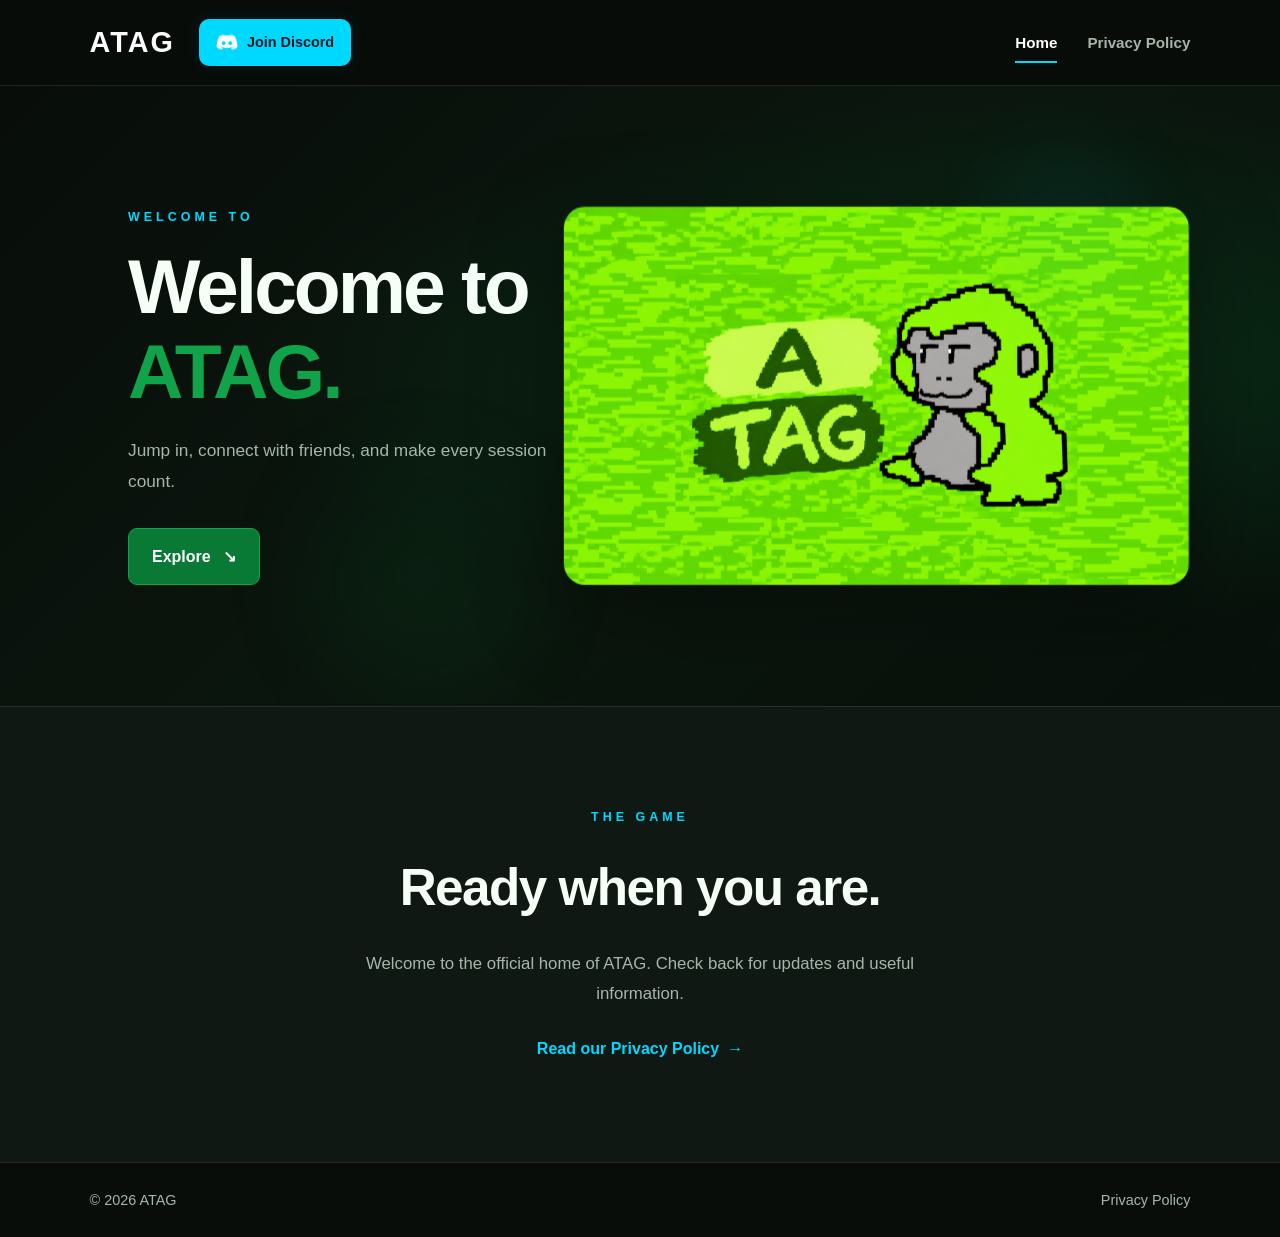
<file: index.html>
<!doctype html>
<html lang="en">
<head>
  <meta charset="utf-8">
  <meta name="viewport" content="width=device-width, initial-scale=1">
  <meta name="theme-color" content="#087a35">
  <meta name="description" content="Official ATAG website.">

  <title>Home | ATAG</title>

  <link rel="icon" type="image/png" href="./favicon.png">
  <link rel="stylesheet" href="styles.css">
  <script src="script.js" defer></script>
</head>

<body>
  <header class="site-header">
    <div class="header-left">
      <a class="brand" href="index.html" aria-label="ATAG home">
        ATAG
      </a>

      <a
        class="discord-button"
        href="https://discord.gg/aQb2UMH9tg"
        target="_blank"
        rel="noopener noreferrer"
      >
        <img src="dlogo.png" alt="" class="discord-logo">
        <span>Join Discord</span>
      </a>
    </div>

    <button
      class="menu-toggle"
      type="button"
      aria-label="Open navigation"
      aria-expanded="false"
      aria-controls="main-navigation"
    >
      <span></span>
      <span></span>
      <span></span>
    </button>

    <nav
      class="nav-links"
      id="main-navigation"
      aria-label="Main navigation"
    >
      <a class="active" href="index.html">Home</a>
      <a href="privacy.html">Privacy Policy</a>
    </nav>
  </header>

  <main>
    <section class="hero">
      <div class="hero-background" aria-hidden="true"></div>

      <div class="banner-wrap">
        <img
          class="banner"
          src="banner.png"
          alt="The Game banner"
        >
      </div>

      <div class="hero-content">
        <p class="eyebrow">WELCOME TO</p>

        <h1>
          Welcome to<br>
          <span>ATAG.</span>
        </h1>

        <p class="hero-copy">
          Jump in, connect with friends, and make every session count.
        </p>

        <a class="primary-button" href="#about">
          Explore <span aria-hidden="true">↘</span>
        </a>
      </div>

      <div class="orb orb-one" aria-hidden="true"></div>
      <div class="orb orb-two" aria-hidden="true"></div>
    </section>

    <section class="about section" id="about">
      <p class="eyebrow">THE GAME</p>

      <h2>Ready when you are.</h2>

      <p class="section-copy">
        Welcome to the official home of ATAG.
        Check back for updates and useful information.
      </p>

      <a class="text-link" href="privacy.html">
        Read our Privacy Policy
        <span aria-hidden="true">→</span>
      </a>
    </section>
  </main>

  <footer class="site-footer">
    <span>© <span id="year"></span> ATAG</span>

    <a href="privacy.html">Privacy Policy</a>
  </footer>
</body>
</html>
</file>
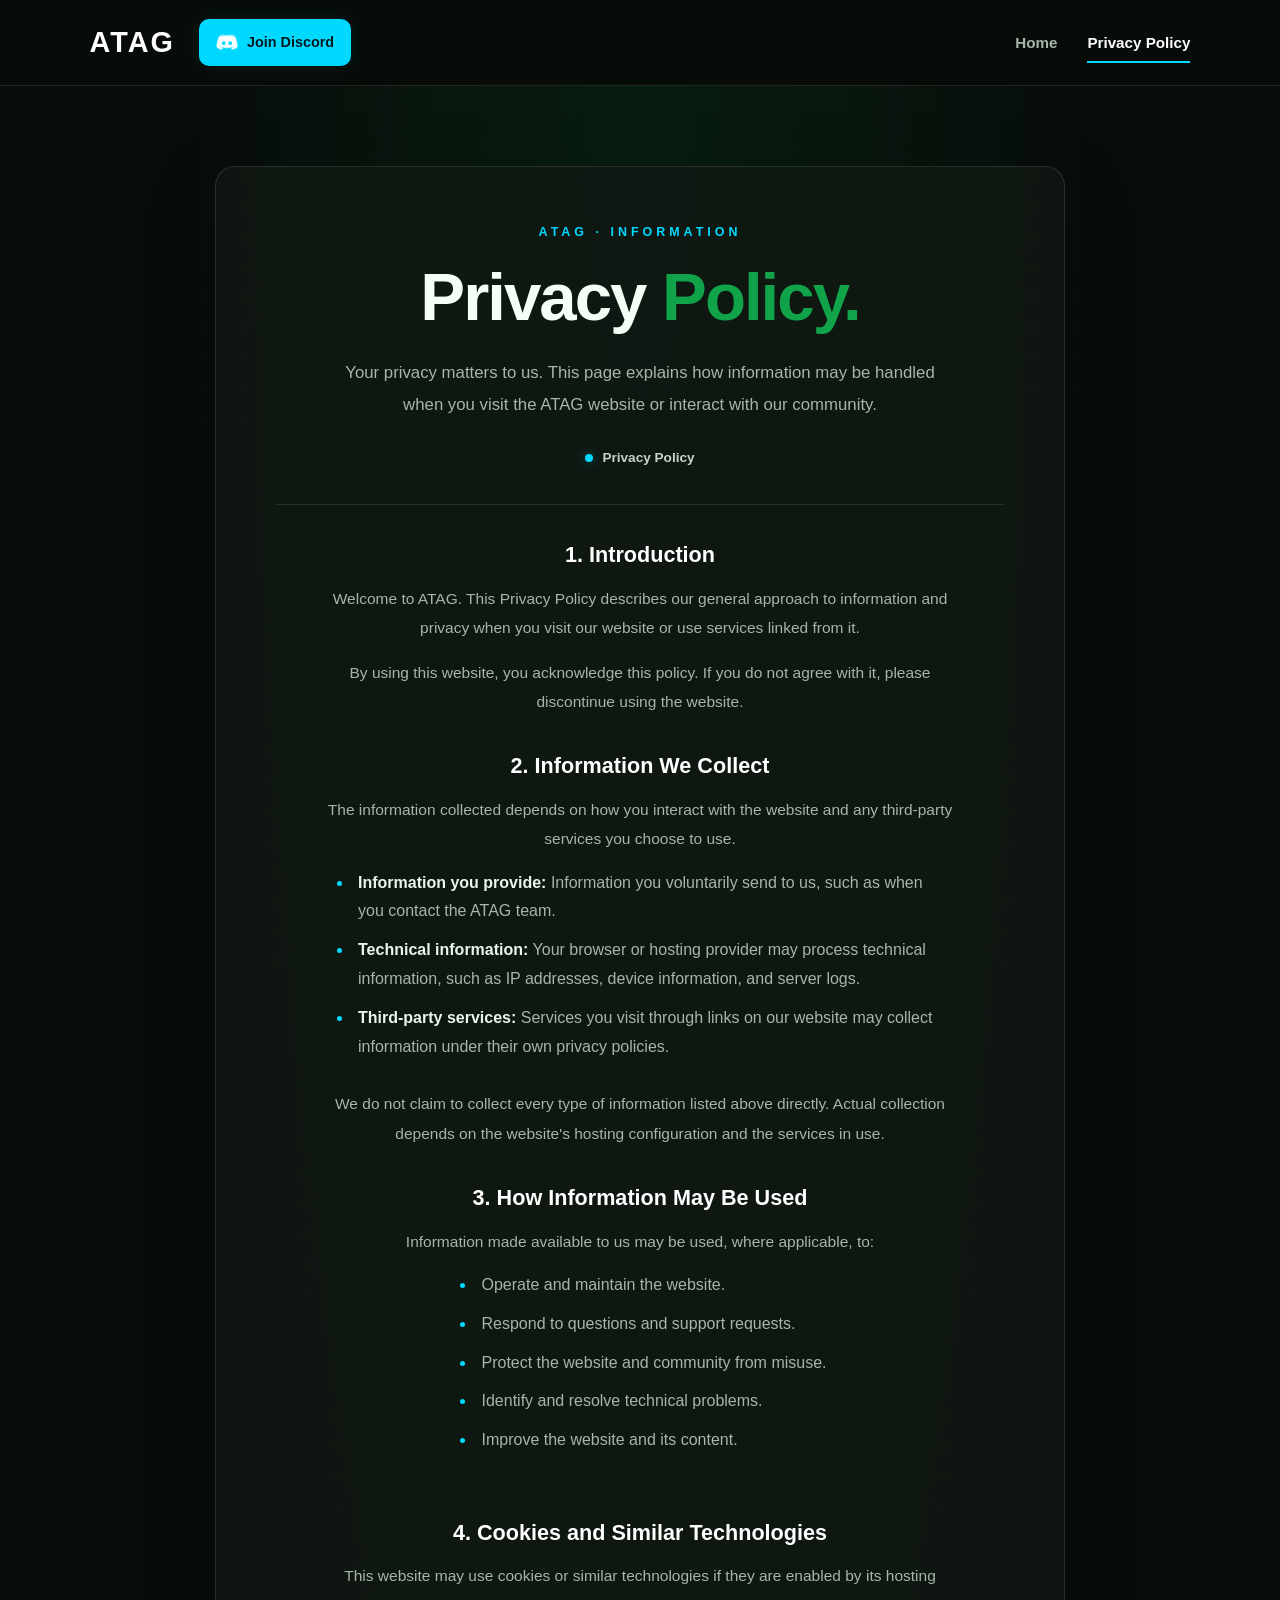
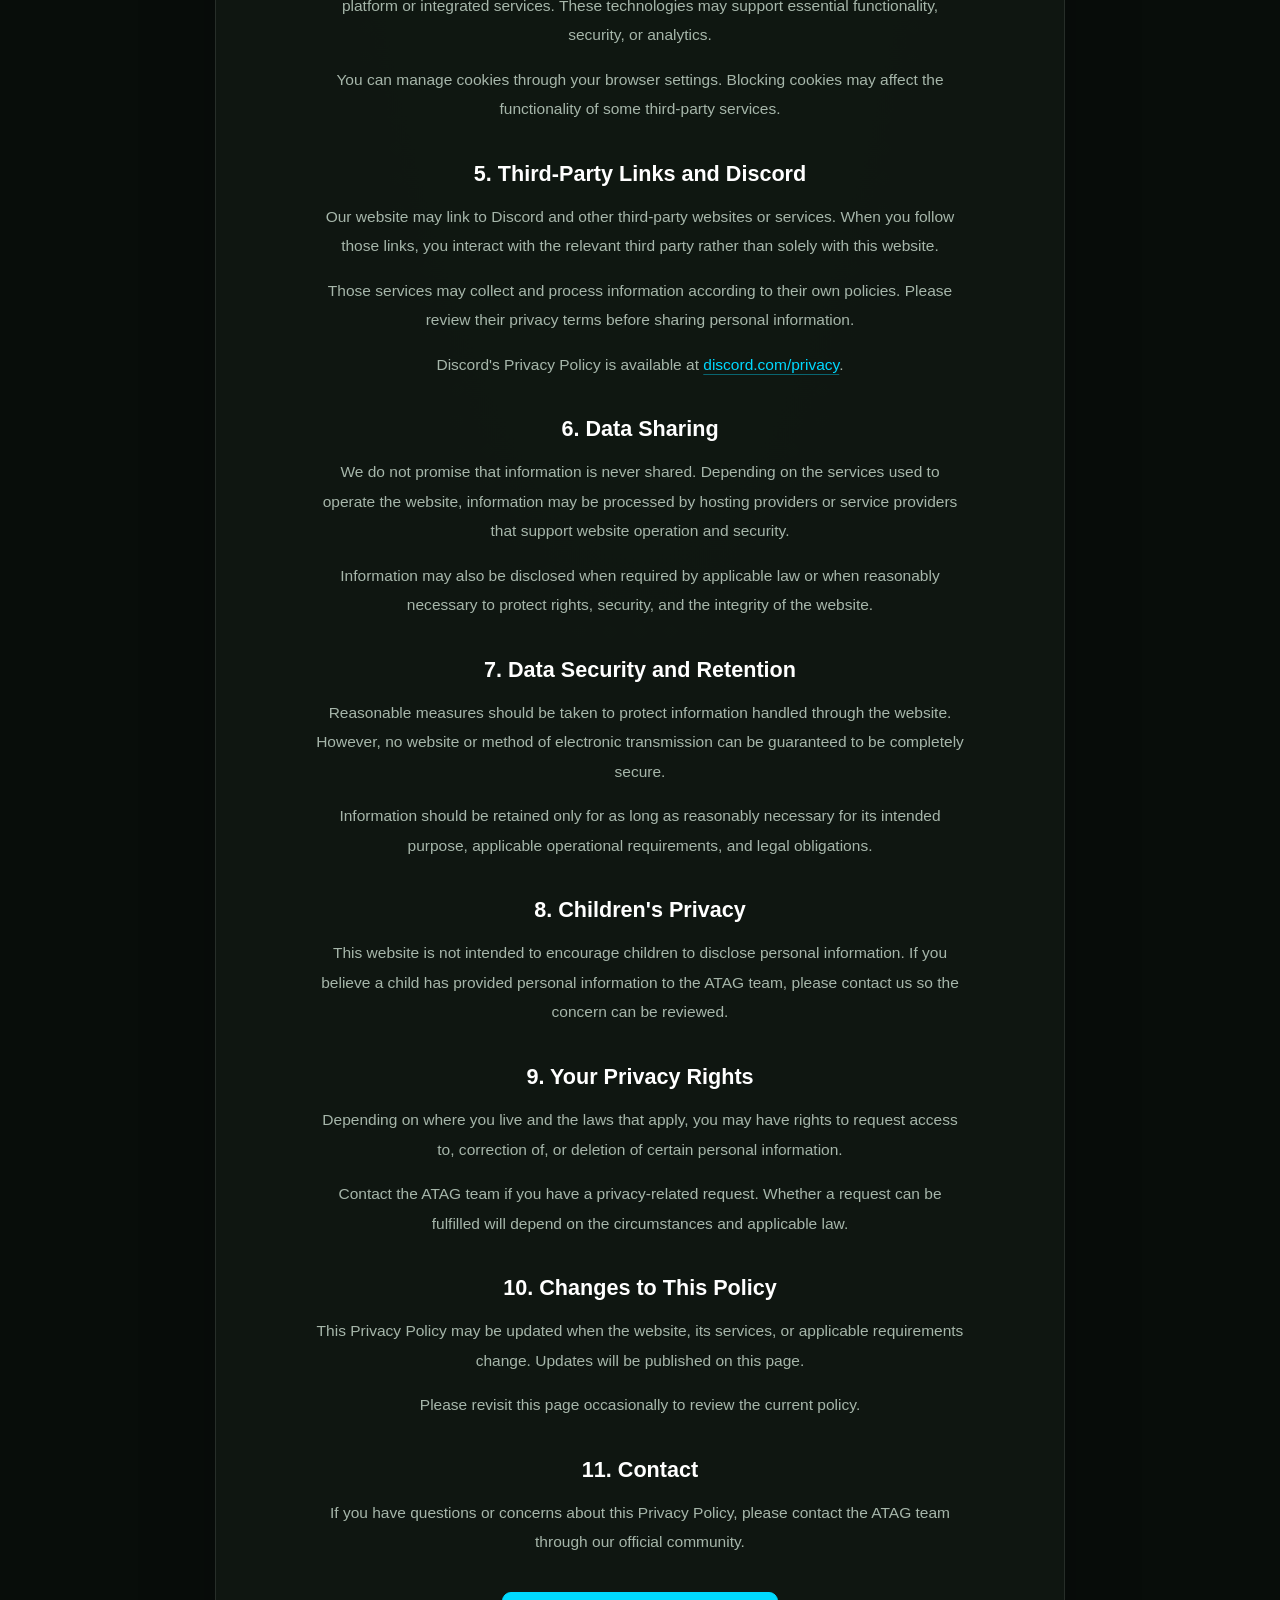
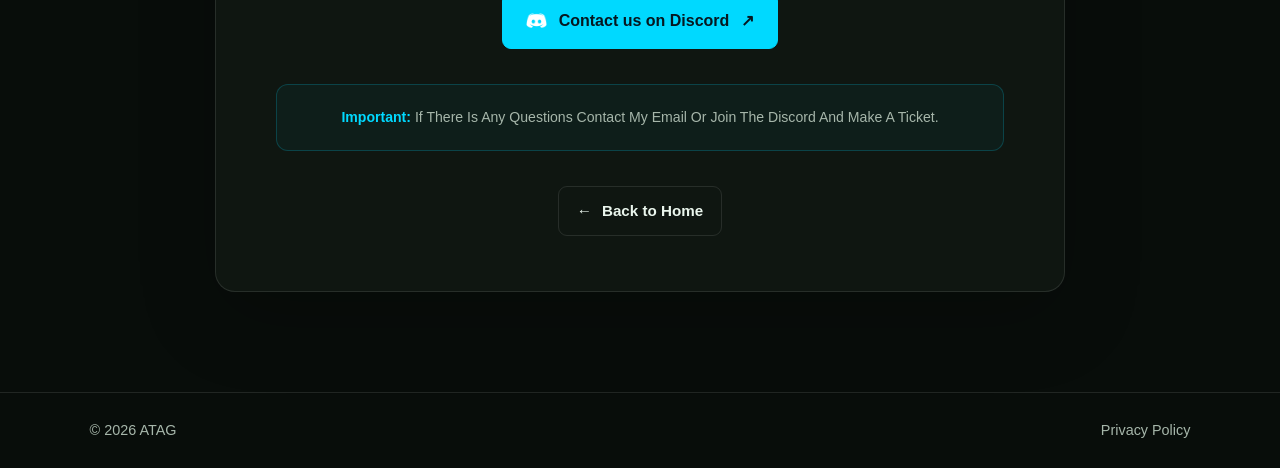
<file: privacy.html>
<!doctype html>
<html lang="en">
<head>
  <meta charset="utf-8">
  <meta name="viewport" content="width=device-width, initial-scale=1">

  <meta name="theme-color" content="#087a35">
  <meta
    name="description"
    content="Read the ATAG Privacy Policy to learn how information is handled."
  >

  <title>Privacy Policy | ATAG</title>

  <link rel="icon" type="image/png" href="./favicon.png">
  <link rel="stylesheet" href="styles.css">
  <script src="script.js" defer></script>
</head>

<body>
  <!-- Header -->
  <header class="site-header">
    <div class="header-left">
      <a class="brand" href="index.html" aria-label="ATAG home">
        ATAG
      </a>

      <a
        class="discord-button"
        href="https://discord.gg/aQb2UMH9tg"
        target="_blank"
        rel="noopener noreferrer"
      >
        <img src="dlogo.png" alt="" class="discord-logo">
        <span>Join Discord</span>
      </a>
    </div>

    <button
      class="menu-toggle"
      type="button"
      aria-label="Open navigation"
      aria-expanded="false"
      aria-controls="main-navigation"
    >
      <span></span>
      <span></span>
      <span></span>
    </button>

    <nav
      class="nav-links"
      id="main-navigation"
      aria-label="Main navigation"
    >
      <a href="index.html">Home</a>
      <a class="active" href="privacy.html" aria-current="page">
        Privacy Policy
      </a>
    </nav>
  </header>

  <!-- Privacy Policy -->
  <main class="privacy-page">
    <section class="privacy-content">
      <p class="eyebrow">ATAG · INFORMATION</p>

      <h1>Privacy <span>Policy.</span></h1>

      <p class="privacy-intro">
        Your privacy matters to us. This page explains how information
        may be handled when you visit the ATAG website or interact
        with our community.
      </p>

      <div class="privacy-meta">
        <span class="status-dot" aria-hidden="true"></span>
        <span>Privacy Policy</span>
      </div>

      <div class="privacy-divider"></div>

      <article class="privacy-section">
        <h2>1. Introduction</h2>
        <p>
          Welcome to ATAG. This Privacy Policy describes our general
          approach to information and privacy when you visit our
          website or use services linked from it.
        </p>
        <p>
          By using this website, you acknowledge this policy. If you
          do not agree with it, please discontinue using the website.
        </p>
      </article>

      <article class="privacy-section">
        <h2>2. Information We Collect</h2>
        <p>
          The information collected depends on how you interact with
          the website and any third-party services you choose to use.
        </p>
        <ul>
          <li>
            <strong>Information you provide:</strong>
            Information you voluntarily send to us, such as when you
            contact the ATAG team.
          </li>
          <li>
            <strong>Technical information:</strong>
            Your browser or hosting provider may process technical
            information, such as IP addresses, device information,
            and server logs.
          </li>
          <li>
            <strong>Third-party services:</strong>
            Services you visit through links on our website may collect
            information under their own privacy policies.
          </li>
        </ul>
        <p>
          We do not claim to collect every type of information listed
          above directly. Actual collection depends on the website's
          hosting configuration and the services in use.
        </p>
      </article>

      <article class="privacy-section">
        <h2>3. How Information May Be Used</h2>
        <p>
          Information made available to us may be used, where
          applicable, to:
        </p>
        <ul>
          <li>Operate and maintain the website.</li>
          <li>Respond to questions and support requests.</li>
          <li>Protect the website and community from misuse.</li>
          <li>Identify and resolve technical problems.</li>
          <li>Improve the website and its content.</li>
        </ul>
      </article>

      <article class="privacy-section">
        <h2>4. Cookies and Similar Technologies</h2>
        <p>
          This website may use cookies or similar technologies if
          they are enabled by its hosting platform or integrated
          services. These technologies may support essential
          functionality, security, or analytics.
        </p>
        <p>
          You can manage cookies through your browser settings.
          Blocking cookies may affect the functionality of some
          third-party services.
        </p>
      </article>

      <article class="privacy-section">
        <h2>5. Third-Party Links and Discord</h2>
        <p>
          Our website may link to Discord and other third-party
          websites or services. When you follow those links, you
          interact with the relevant third party rather than solely
          with this website.
        </p>
        <p>
          Those services may collect and process information according
          to their own policies. Please review their privacy terms
          before sharing personal information.
        </p>
        <p>
          Discord's Privacy Policy is available at
          <a
            class="inline-link"
            href="https://discord.com/privacy"
            target="_blank"
            rel="noopener noreferrer"
          >discord.com/privacy</a>.
        </p>
      </article>

      <article class="privacy-section">
        <h2>6. Data Sharing</h2>
        <p>
          We do not promise that information is never shared. Depending
          on the services used to operate the website, information
          may be processed by hosting providers or service providers
          that support website operation and security.
        </p>
        <p>
          Information may also be disclosed when required by applicable
          law or when reasonably necessary to protect rights, security,
          and the integrity of the website.
        </p>
      </article>

      <article class="privacy-section">
        <h2>7. Data Security and Retention</h2>
        <p>
          Reasonable measures should be taken to protect information
          handled through the website. However, no website or method
          of electronic transmission can be guaranteed to be completely
          secure.
        </p>
        <p>
          Information should be retained only for as long as reasonably
          necessary for its intended purpose, applicable operational
          requirements, and legal obligations.
        </p>
      </article>

      <article class="privacy-section">
        <h2>8. Children's Privacy</h2>
        <p>
          This website is not intended to encourage children to
          disclose personal information. If you believe a child has
          provided personal information to the ATAG team, please
          contact us so the concern can be reviewed.
        </p>
      </article>

      <article class="privacy-section">
        <h2>9. Your Privacy Rights</h2>
        <p>
          Depending on where you live and the laws that apply, you
          may have rights to request access to, correction of, or
          deletion of certain personal information.
        </p>
        <p>
          Contact the ATAG team if you have a privacy-related request.
          Whether a request can be fulfilled will depend on the
          circumstances and applicable law.
        </p>
      </article>

      <article class="privacy-section">
        <h2>10. Changes to This Policy</h2>
        <p>
          This Privacy Policy may be updated when the website,
          its services, or applicable requirements change. Updates
          will be published on this page.
        </p>
        <p>
          Please revisit this page occasionally to review the
          current policy.
        </p>
      </article>

      <article class="privacy-section">
        <h2>11. Contact</h2>
        <p>
          If you have questions or concerns about this Privacy Policy,
          please contact the ATAG team through our official community.
        </p>
        <a
          class="primary-button privacy-discord"
          href="https://discord.gg/aQb2UMH9tg"
          target="_blank"
          rel="noopener noreferrer"
        >
          <img src="dlogo.png" alt="" class="discord-logo">
          Contact us on Discord
          <span aria-hidden="true">↗</span>
        </a>
      </article>

      <div class="privacy-note">
        <p>
          <strong>Important:</strong> If There Is Any Questions Contact My Email Or Join The Discord And Make A Ticket.
        </p>
      </div>

      <a class="back-home" href="index.html">
        <span aria-hidden="true">←</span>
        Back to Home
      </a>
    </section>
  </main>

  <!-- Footer -->
  <footer class="site-footer">
    <span>© <span id="year"></span> ATAG</span>
    <a href="privacy.html" aria-current="page">Privacy Policy</a>
  </footer>
</body>
</html>
</file>
<file: styles.css>
/* =====================================
   ATAG WEBSITE STYLES
===================================== */

:root {
  --green: #087a35;
  --green-light: #10a34a;
  --cyan: #00d9ff;
  --cyan-hover: #00bfe6;

  --background: #080d0a;
  --surface: #101813;
  --surface-light: #151f18;

  --text: #f5fff7;
  --muted: #a6b6aa;
  --border: rgba(255, 255, 255, 0.1);
  --cyan-border: rgba(0, 217, 255, 0.2);
}

/* =====================================
   RESET AND GLOBAL
===================================== */

* {
  box-sizing: border-box;
  margin: 0;
  padding: 0;
}

html {
  scroll-behavior: smooth;
  scroll-padding-top: 100px;
}

body {
  min-height: 100vh;
  overflow-x: hidden;
  background: var(--background);
  color: var(--text);
  font-family: Arial, Helvetica, sans-serif;
  line-height: 1.7;
}

a {
  color: inherit;
  text-decoration: none;
}

button {
  font: inherit;
}

img {
  display: block;
  max-width: 100%;
}

button,
a {
  -webkit-tap-highlight-color: transparent;
}

a:focus-visible,
button:focus-visible {
  outline: 2px solid var(--cyan);
  outline-offset: 4px;
}

/* =====================================
   HEADER
===================================== */

.site-header {
  position: sticky;
  top: 0;
  z-index: 100;

  display: flex;
  align-items: center;
  justify-content: space-between;
  gap: 24px;

  width: 100%;
  padding: 18px 7%;

  background: rgba(8, 13, 10, 0.94);
  border-bottom: 1px solid var(--border);

  backdrop-filter: blur(16px);
  -webkit-backdrop-filter: blur(16px);
}

.header-left {
  display: flex;
  align-items: center;
  gap: 24px;
}

.brand {
  color: #ffffff;
  font-size: 1.8rem;
  font-weight: 900;
  letter-spacing: 2px;
  transition: color 0.2s ease;
}

.brand:hover {
  color: var(--cyan);
}

/* =====================================
   DISCORD BUTTON
===================================== */

.discord-button {
  display: inline-flex;
  align-items: center;
  justify-content: center;
  gap: 9px;

  padding: 10px 16px;

  border: 1px solid rgba(0, 217, 255, 0.55);
  border-radius: 10px;

  background: var(--cyan);
  color: #061820;

  font-size: 0.9rem;
  font-weight: 800;
  white-space: nowrap;

  box-shadow: 0 0 18px rgba(0, 217, 255, 0.08);

  transition:
    background 0.2s ease,
    transform 0.2s ease,
    box-shadow 0.2s ease;
}

.discord-button:hover {
  background: var(--cyan-hover);
  box-shadow: 0 0 24px rgba(0, 217, 255, 0.25);
  transform: translateY(-2px);
}

.discord-button:active {
  transform: translateY(0);
}

.discord-logo {
  width: 22px;
  height: 22px;
  flex-shrink: 0;
  object-fit: contain;
}

/* =====================================
   NAVIGATION
===================================== */

.nav-links {
  display: flex;
  align-items: center;
  gap: 30px;
}

.nav-links a {
  position: relative;
  padding: 8px 0;

  color: var(--muted);
  font-size: 0.95rem;
  font-weight: 600;

  transition: color 0.2s ease;
}

.nav-links a::after {
  position: absolute;
  right: 0;
  bottom: 0;
  left: 0;

  height: 2px;

  background: var(--cyan);
  content: "";

  transform: scaleX(0);
  transform-origin: left;
  transition: transform 0.2s ease;
}

.nav-links a:hover,
.nav-links a.active {
  color: #ffffff;
}

.nav-links a:hover::after,
.nav-links a.active::after {
  transform: scaleX(1);
}

/* Mobile navigation button */

.menu-toggle {
  display: none;
  width: 42px;
  height: 42px;

  align-items: center;
  justify-content: center;
  flex-direction: column;
  gap: 5px;

  border: 1px solid var(--border);
  border-radius: 9px;

  background: var(--surface);
  cursor: pointer;
}

.menu-toggle span {
  width: 19px;
  height: 2px;

  border-radius: 2px;
  background: #ffffff;

  transition:
    transform 0.2s ease,
    opacity 0.2s ease;
}

.menu-toggle[aria-expanded="true"] span:first-child {
  transform: translateY(7px) rotate(45deg);
}

.menu-toggle[aria-expanded="true"] span:nth-child(2) {
  opacity: 0;
}

.menu-toggle[aria-expanded="true"] span:last-child {
  transform: translateY(-7px) rotate(-45deg);
}

/* =====================================
   HOMEPAGE HERO
===================================== */

.hero {
  position: relative;
  isolation: isolate;

  display: flex;
  min-height: 620px;
  align-items: center;

  padding: 90px 10%;
  overflow: hidden;
}

.hero-background {
  position: absolute;
  z-index: -2;
  inset: 0;

  background:
    radial-gradient(
      ellipse at 80% 45%,
      rgba(8, 122, 53, 0.24),
      transparent 55%
    ),
    linear-gradient(
      135deg,
      #080d0a 0%,
      #0b170e 55%,
      #08100b 100%
    );
}

.banner-wrap {
  position: absolute;
  z-index: -1;
  top: 50%;
  right: 7%;
  width: 49%;

  transform: translateY(-50%);
}

.banner {
  width: 100%;
  height: auto;

  border: 1px solid var(--border);
  border-radius: 22px;

  object-fit: cover;
  box-shadow: 0 25px 90px rgba(0, 0, 0, 0.4);

  animation: banner-appear 0.8s ease both;
}

.hero-content {
  position: relative;
  z-index: 2;

  width: 54%;
  max-width: 650px;

  animation: content-appear 0.7s ease both;
}

.eyebrow {
  margin-bottom: 16px;

  color: var(--cyan);
  font-size: 0.78rem;
  font-weight: 800;
  letter-spacing: 4px;
}

.hero h1 {
  margin-bottom: 22px;

  font-size: clamp(3rem, 6vw, 5.7rem);
  font-weight: 900;
  letter-spacing: -3px;
  line-height: 1.1;
}

.hero h1 span {
  color: var(--green-light);
}

.hero-copy {
  max-width: 440px;
  margin-bottom: 30px;

  color: var(--muted);
  font-size: 1.08rem;
  line-height: 1.8;
}

/* Explore button */

.primary-button {
  display: inline-flex;
  align-items: center;
  justify-content: center;
  gap: 12px;

  padding: 14px 23px;

  border: 1px solid var(--green-light);
  border-radius: 9px;

  background: var(--green);
  color: #ffffff;

  font-weight: 800;

  transition:
    background 0.2s ease,
    transform 0.2s ease,
    box-shadow 0.2s ease;
}

.primary-button:hover {
  background: var(--green-light);
  box-shadow: 0 0 30px rgba(16, 163, 74, 0.2);
  transform: translateY(-3px);
}

/* Decorative background orbs */

.orb {
  position: absolute;
  z-index: -1;

  border-radius: 50%;
  pointer-events: none;
}

.orb-one {
  top: 10%;
  right: 10%;

  width: 170px;
  height: 170px;

  background: rgba(0, 217, 255, 0.05);
  filter: blur(35px);
}

.orb-two {
  bottom: 5%;
  left: 25%;

  width: 200px;
  height: 200px;

  background: rgba(8, 122, 53, 0.1);
  filter: blur(50px);
}

/* =====================================
   HOMEPAGE ABOUT SECTION
===================================== */

.section {
  padding: 100px 10%;
}

.about {
  background: var(--surface);
  border-top: 1px solid var(--border);
  text-align: center;
}

.about h2 {
  margin-bottom: 18px;

  font-size: clamp(2rem, 4vw, 3.3rem);
  font-weight: 900;
  letter-spacing: -1.5px;
}

.section-copy {
  max-width: 600px;
  margin: 0 auto 25px;

  color: var(--muted);
  font-size: 1.05rem;
  line-height: 1.8;
}

.text-link {
  display: inline-flex;
  align-items: center;
  gap: 8px;

  color: var(--cyan);
  font-weight: 700;

  transition: gap 0.2s ease, color 0.2s ease;
}

.text-link:hover {
  gap: 14px;
  color: #8df0ff;
}

/* =====================================
   PRIVACY POLICY PAGE
===================================== */

.privacy-page {
  position: relative;
  isolation: isolate;

  min-height: calc(100vh - 150px);
  padding: 80px 24px 100px;

  background:
    radial-gradient(
      ellipse at 50% 0%,
      rgba(8, 122, 53, 0.15),
      transparent 50%
    ),
    var(--background);
}

/* Main centered policy container */

.privacy-content {
  width: 100%;
  max-width: 850px;
  margin: 0 auto;
  padding: 55px 60px;

  border: 1px solid var(--border);
  border-radius: 20px;

  background: rgba(16, 24, 19, 0.94);

  box-shadow: 0 25px 80px rgba(0, 0, 0, 0.2);

  text-align: center;
}

/* Policy heading */

.privacy-content > .eyebrow {
  margin-bottom: 15px;
}

.privacy-content > h1 {
  margin-bottom: 22px;

  color: var(--text);
  font-size: clamp(2.6rem, 6vw, 4.2rem);
  font-weight: 900;
  letter-spacing: -2px;
  line-height: 1.15;
}

.privacy-content > h1 span {
  color: var(--green-light);
}

/* Introductory text */

.privacy-intro {
  max-width: 620px;
  margin: 0 auto 25px;

  color: var(--muted);
  font-size: 1.05rem;
  line-height: 1.9;
}

/* Policy status label */

.privacy-meta {
  display: flex;
  align-items: center;
  justify-content: center;
  gap: 9px;

  color: #c5d5c9;
  font-size: 0.85rem;
  font-weight: 600;
}

.status-dot {
  width: 8px;
  height: 8px;

  border-radius: 50%;
  background: var(--cyan);

  box-shadow: 0 0 12px rgba(0, 217, 255, 0.35);
}

/* Divider */

.privacy-divider {
  width: 100%;
  height: 1px;
  margin: 35px 0;

  background: var(--border);
}

/* Individual policy sections */

.privacy-section {
  margin-bottom: 35px;
  text-align: center;
}

.privacy-section h2 {
  margin-bottom: 13px;

  color: #ffffff;
  font-size: 1.35rem;
  font-weight: 800;
  line-height: 1.4;
}

.privacy-section p {
  max-width: 650px;
  margin: 0 auto 15px;

  color: var(--muted);
  font-size: 0.97rem;
  line-height: 1.9;
}

.privacy-section p:last-child {
  margin-bottom: 0;
}

/* Centered bullet lists */

.privacy-section ul {
  display: inline-block;
  max-width: 620px;

  margin: 0 auto 18px;
  padding-left: 23px;

  color: var(--muted);
  text-align: left;
}

.privacy-section li {
  margin-bottom: 10px;
  padding-left: 5px;
  line-height: 1.8;
}

.privacy-section li::marker {
  color: var(--cyan);
}

.privacy-section strong {
  color: #eaf6ed;
  font-weight: 700;
}

/* Links inside the policy */

.inline-link {
  color: var(--cyan);
  text-decoration: underline;
  text-decoration-color: rgba(0, 217, 255, 0.4);
  text-underline-offset: 4px;
  overflow-wrap: anywhere;
}

.inline-link:hover {
  color: #a0f3ff;
}

/* Contact button... */

.privacy-discord {
  margin-top: 20px;

  border-color: var(--cyan);
  background: var(--cyan);
  color: #061820;
}

.privacy-discord:hover {
  border-color: var(--cyan-hover);
  background: var(--cyan-hover);
}

.privacy-discord .discord-logo {
  width: 21px;
  height: 21px;
}

/* Policy reminder */

.privacy-note {
  margin-top: 30px;
  padding: 20px 22px;

  border: 1px solid var(--cyan-border);
  border-radius: 12px;

  background: rgba(0, 217, 255, 0.04);

  text-align: center;
}

.privacy-note p {
  color: var(--muted);
  font-size: 0.88rem;
  line-height: 1.8;
}

.privacy-note strong {
  color: var(--cyan);
}

/* Back to home */

.back-home {
  display: inline-flex;
  align-items: center;
  justify-content: center;
  gap: 10px;

  margin-top: 35px;
  padding: 11px 18px;

  border: 1px solid var(--border);
  border-radius: 9px;

  color: #eaf6ed;
  font-size: 0.95rem;
  font-weight: 700;

  transition:
    border-color 0.2s ease,
    color 0.2s ease,
    background 0.2s ease;
}

.back-home:hover {
  border-color: var(--cyan-border);
  background: rgba(0, 217, 255, 0.05);
  color: var(--cyan);
}

/* =====================================
   FOOTER
===================================== */

.site-footer {
  display: flex;
  align-items: center;
  justify-content: space-between;
  gap: 20px;

  padding: 25px 7%;

  border-top: 1px solid var(--border);
  background: var(--background);

  color: var(--muted);
  font-size: 0.9rem;
}

.site-footer a {
  transition: color 0.2s ease;
}

.site-footer a:hover {
  color: var(--cyan);
}

/* =====================================
   ANIMATIONS
===================================== */

@keyframes content-appear {
  from {
    opacity: 0;
    transform: translateY(20px);
  }

  to {
    opacity: 1;
    transform: translateY(0);
  }
}

@keyframes banner-appear {
  from {
    opacity: 0;
    transform: translateX(20px);
  }

  to {
    opacity: 1;
    transform: translateX(0);
  }
}

/* =====================================
   TABLET RESPONSIVENESS
===================================== */

@media (max-width: 900px) {
  .site-header {
    padding: 16px 5%;
  }

  .header-left {
    gap: 16px;
  }

  .nav-links {
    gap: 20px;
  }

  .hero {
    min-height: 560px;
    padding: 75px 7%;
  }

  .hero-content {
    width: 58%;
  }

  .banner-wrap {
    right: 4%;
    width: 45%;
  }

  .hero h1 {
    font-size: clamp(3rem, 7vw, 4.5rem);
  }

  .section {
    padding: 80px 7%;
  }

  .privacy-page {
    padding: 60px 22px 80px;
  }

  .privacy-content {
    padding: 45px 35px;
  }
}

/* =====================================
   MOBILE RESPONSIVENESS
===================================== */

@media (max-width: 650px) {
  .site-header {
    flex-wrap: wrap;
    gap: 12px;
    padding: 14px 5%;
  }

  .header-left {
    gap: 12px;
  }

  .brand {
    font-size: 1.55rem;
  }

  .discord-button {
    gap: 7px;
    padding: 8px 10px;
    font-size: 0.8rem;
  }

  .discord-logo {
    width: 20px;
    height: 20px;
  }

  .menu-toggle {
    display: flex;
    margin-left: auto;
  }

  .nav-links {
    display: none;
    width: 100%;

    align-items: stretch;
    flex-direction: column;
    gap: 4px;

    padding: 12px 0 4px;

    border-top: 1px solid var(--border);
  }

  .nav-links.open {
    display: flex;
  }

  .nav-links a {
    padding: 11px 8px;
  }

  .nav-links a::after {
    display: none;
  }

  .nav-links a.active {
    border-radius: 7px;
    background: rgba(0, 217, 255, 0.08);
    color: var(--cyan);
  }

  /* Homepage */

  .hero {
    min-height: auto;
    align-items: flex-start;
    flex-direction: column;

    padding: 65px 6% 55px;
  }

  .hero-content {
    width: 100%;
    max-width: none;
  }

  .hero h1 {
    font-size: clamp(3.1rem, 12vw, 4.5rem);
    letter-spacing: -2px;
  }

  .hero-copy {
    font-size: 1rem;
  }

  .banner-wrap {
    position: relative;
    top: auto;
    right: auto;
    z-index: 1;

    width: 100%;
    margin-top: 45px;

    transform: none;
  }

  .banner {
    border-radius: 14px;
  }

  .section {
    padding: 70px 6%;
  }

  .about h2 {
    font-size: 2.2rem;
  }

  /* Privacy page */

  .privacy-page {
    min-height: auto;
    padding: 35px 14px 55px;
  }

  .privacy-content {
    padding: 35px 20px;

    border-radius: 14px;
  }

  .privacy-content > h1 {
    font-size: clamp(2.3rem, 10vw, 3.2rem);
    letter-spacing: -1.5px;
  }

  .privacy-intro {
    font-size: 0.97rem;
  }

  .privacy-divider {
    margin: 28px 0;
  }

  .privacy-section {
    margin-bottom: 30px;
  }

  .privacy-section h2 {
    font-size: 1.2rem;
  }

  .privacy-section p,
  .privacy-section li {
    font-size: 0.93rem;
  }

  .privacy-section ul {
    padding-left: 21px;
  }

  .privacy-note {
    padding: 17px;
  }

  .site-footer {
    align-items: flex-start;
    flex-direction: column;
    gap: 10px;

    padding: 22px 6%;
  }
}

/* =====================================
   REDUCED MOTION ACCESSIBILITY
===================================== */

@media (prefers-reduced-motion: reduce) {
  *,
  *::before,
  *::after {
    scroll-behavior: auto !important;
    animation-duration: 0.01ms !important;
    animation-iteration-count: 1 !important;
    transition-duration: 0.01ms !important;
  }
}
</file>
